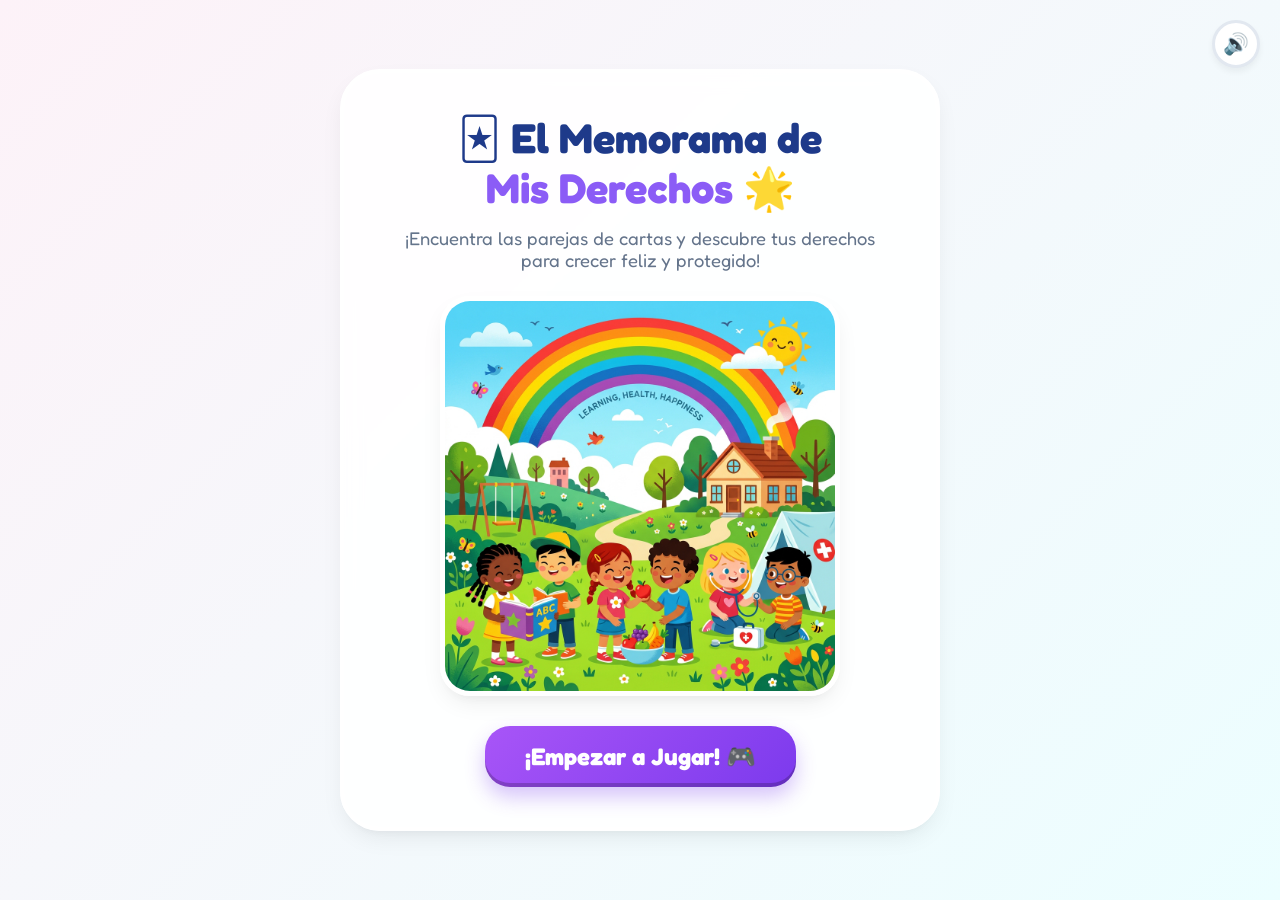
<file: memorama-derechos/index.html>
<!DOCTYPE html>
<html lang="es">
<head>
  <meta charset="UTF-8">
  <meta name="viewport" content="width=device-width, initial-scale=1.0">
  <title>El Memorama de mis Derechos</title>
  <!-- Google Fonts for playful text -->
  <link rel="preconnect" href="https://fonts.googleapis.com">
  <link rel="preconnect" href="https://fonts.gstatic.com" crossorigin>
  <link href="https://fonts.googleapis.com/css2?family=Fredoka:wght@300..700&display=swap" rel="stylesheet">
  <!-- Stylesheet -->
  <link rel="stylesheet" href="style.css">
</head>
<body>

  <!-- Background Sound Control -->
  <div class="audio-control">
    <button id="btn-sound-toggle" class="btn-round" title="Activar/Desactivar Sonido">🔊</button>
  </div>

  <!-- CONTAINER -->
  <main class="game-container">
    
    <!-- PANTALLA DE INICIO -->
    <section id="screen-welcome" class="screen active">
      <div class="welcome-card">
        <h1 class="game-title">🃏 El Memorama de<br><span class="highlight">Mis Derechos</span> 🌟</h1>
        <p class="subtitle">¡Encuentra las parejas de cartas y descubre tus derechos para crecer feliz y protegido!</p>
        
        <!-- Ilustración generada -->
        <div class="welcome-illustration-container">
          <img src="welcome_rights.png" alt="Niños y sus derechos" class="welcome-image">
        </div>

        <button id="btn-start" class="btn-primary">¡Empezar a Jugar! 🎮</button>
      </div>
    </section>

    <!-- PANTALLA DE JUEGO -->
    <section id="screen-game" class="screen">
      <!-- Encabezado de Juego (Parejas y Movimientos) -->
      <header class="game-header">
        <div class="stats-panel">
          <div class="stat-item correct">
            <span class="stat-icon">⭐</span>
            <span class="stat-label">Parejas:</span>
            <span id="matches-found" class="stat-value">0 / 8</span>
          </div>
          <div class="stat-item moves">
            <span class="stat-icon">🔄</span>
            <span class="stat-label">Intentos:</span>
            <span id="moves-count" class="stat-value">0</span>
          </div>
        </div>
      </header>

      <!-- Panel del Derecho Descubierto (Interactivo) -->
      <div class="right-info-banner" id="right-info-banner" style="display: none;">
        <div class="banner-content">
          <span class="banner-emoji" id="banner-emoji">🩺</span>
          <div class="banner-text-group">
            <h3 class="banner-title" id="banner-title">Derecho a la Salud</h3>
            <p class="banner-description" id="banner-description">Tienes derecho a que te cuiden cuando estés enfermo y a ir al doctor.</p>
          </div>
          <button id="btn-repeat-voice" class="btn-voice-repeat" title="Escuchar explicación de nuevo">🔊 Escuchar</button>
        </div>
      </div>

      <!-- Tablero de Cartas (Grid 4x4) -->
      <div class="grid-container">
        <div class="cards-grid" id="cards-grid">
          <!-- Las cartas se generarán dinámicamente con JavaScript -->
        </div>
      </div>

      <!-- Consejos / Ayuda -->
      <div class="help-tips">
        <p>💡 Haz clic en una carta para voltearla y busca su pareja idéntica. ¡Aprende jugando!</p>
      </div>
    </section>

    <!-- PANTALLA DE VICTORIA -->
    <section id="screen-victory" class="screen">
      <div class="victory-card">
        <div class="trophy-container">🏆</div>
        <h2 class="victory-title">¡Felicitaciones! 🎉</h2>
        <p class="victory-subtitle">¡Encontraste todas las parejas de tus derechos!</p>

        <!-- Resultados finales -->
        <div class="results-board">
          <div class="result-box correct">
            <span class="result-icon">⭐</span>
            <div class="result-number">8</div>
            <div class="result-label">Derechos Aprendidos</div>
          </div>
          <div class="result-box moves">
            <span class="result-icon">🔄</span>
            <div class="result-number" id="final-moves">0</div>
            <div class="result-label">Intentos totales</div>
          </div>
        </div>

        <p class="victory-evaluation" id="victory-evaluation-text">¡Eres un campeón de los derechos de los niños!</p>

        <button id="btn-restart" class="btn-primary">¡Jugar otra vez! 🔄</button>
      </div>
    </section>

  </main>

  <!-- Efecto de Fuegos Artificiales en CSS para la victoria -->
  <div class="pyro" id="pyro-effect" style="display: none;">
    <div class="before"></div>
    <div class="after"></div>
  </div>

  <!-- JS -->
  <script src="app.js"></script>
</body>
</html>
</file>
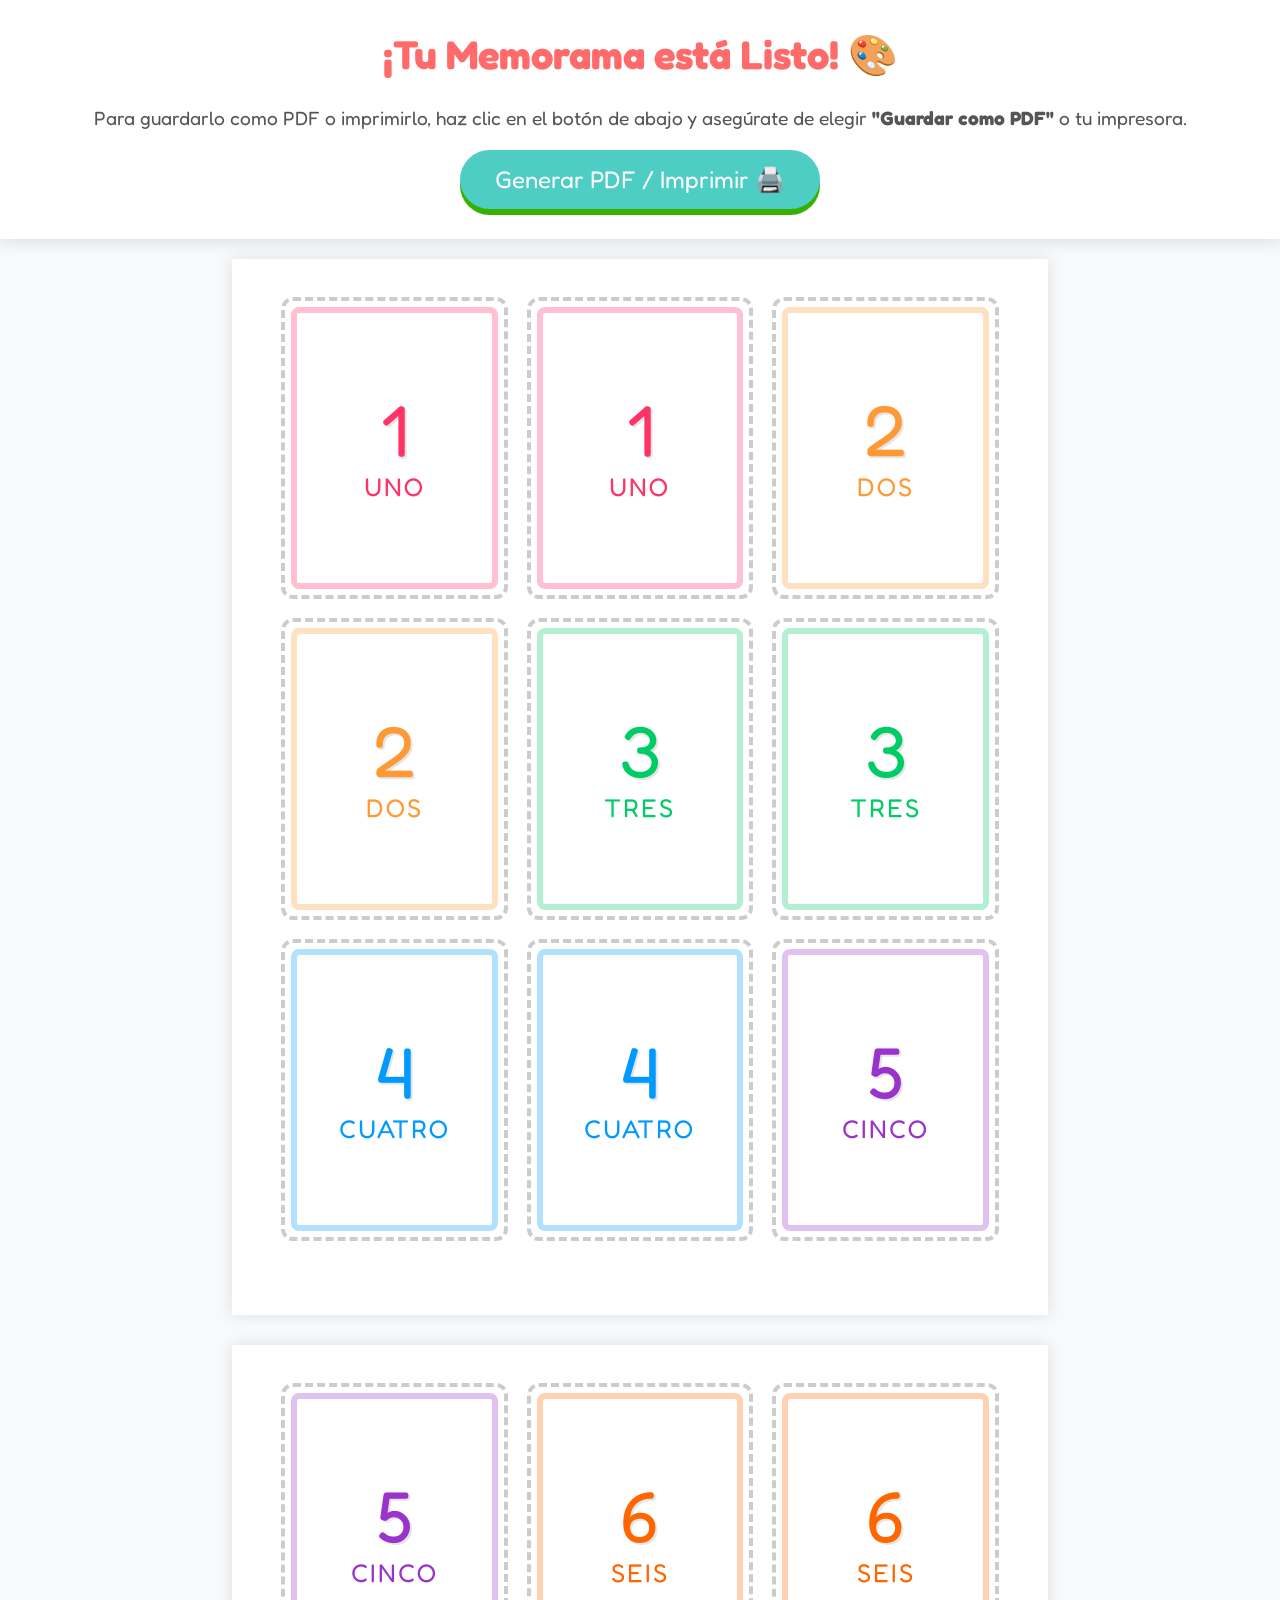
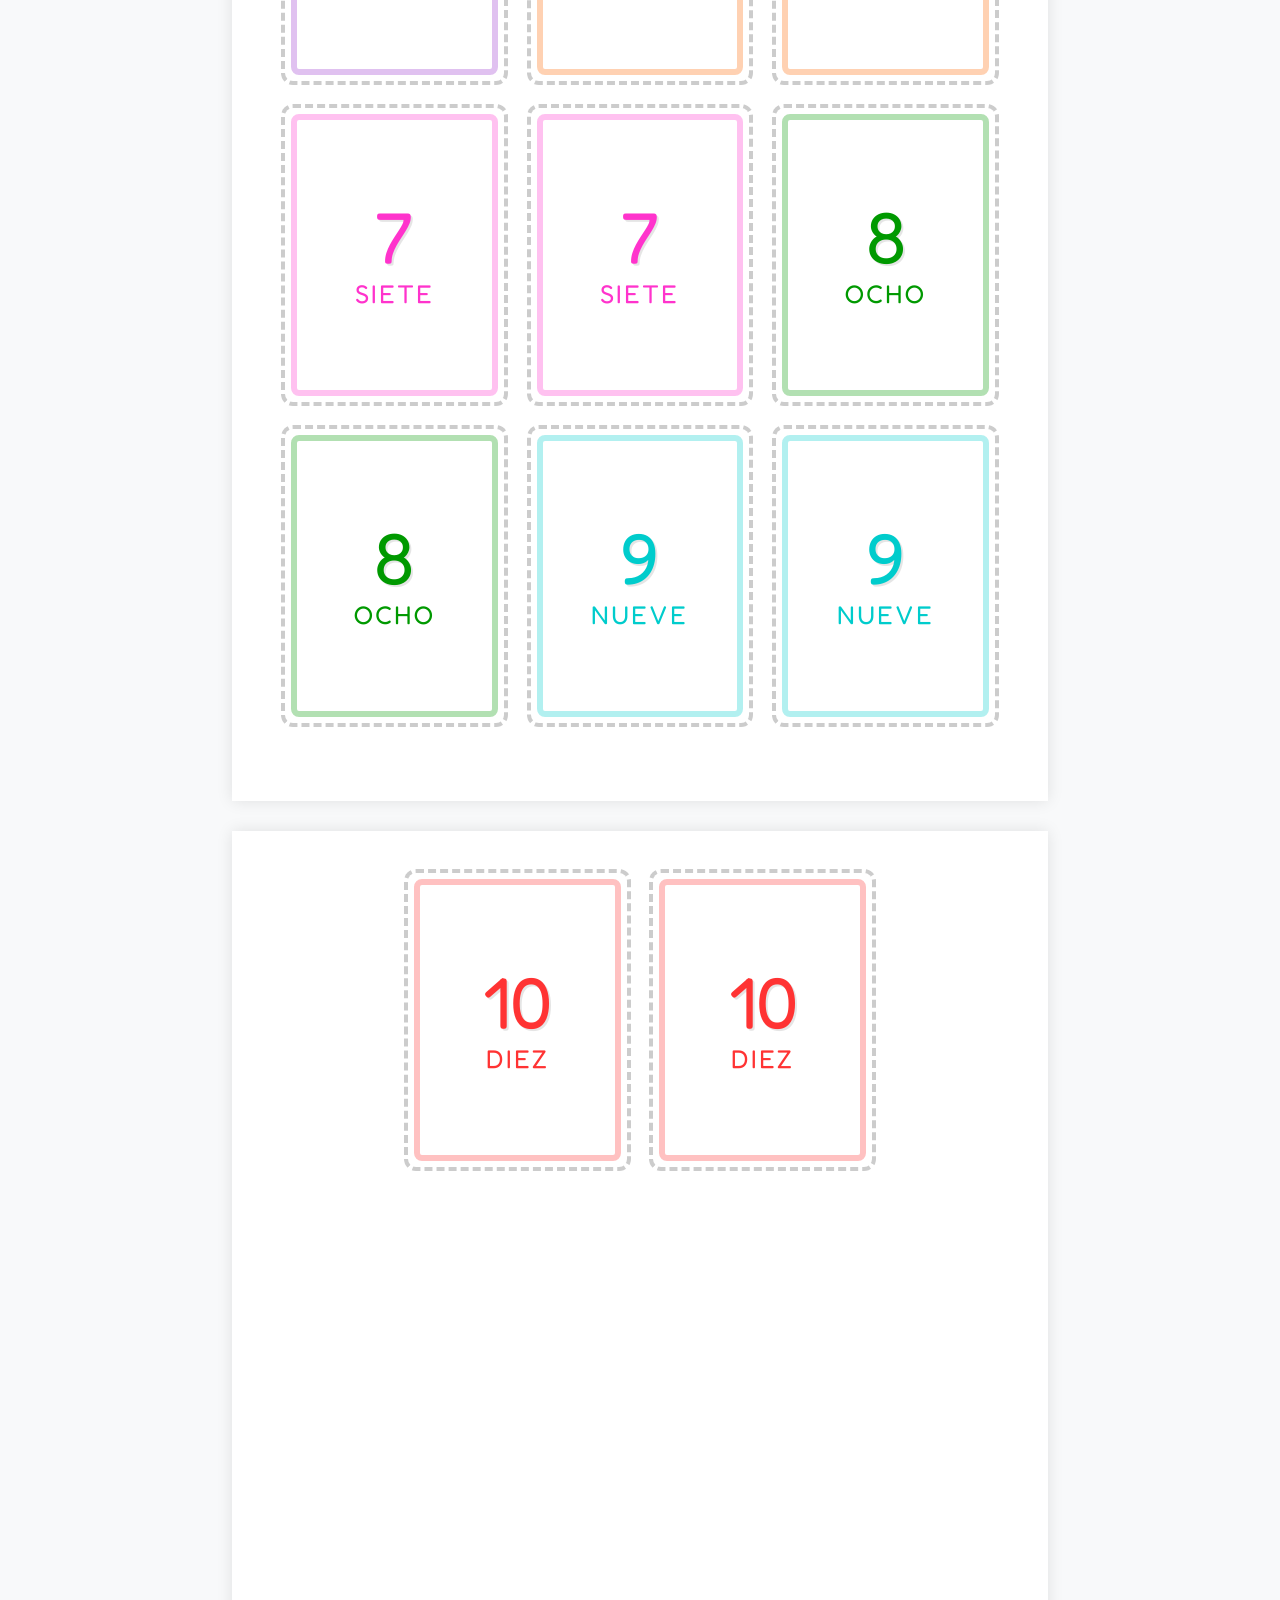
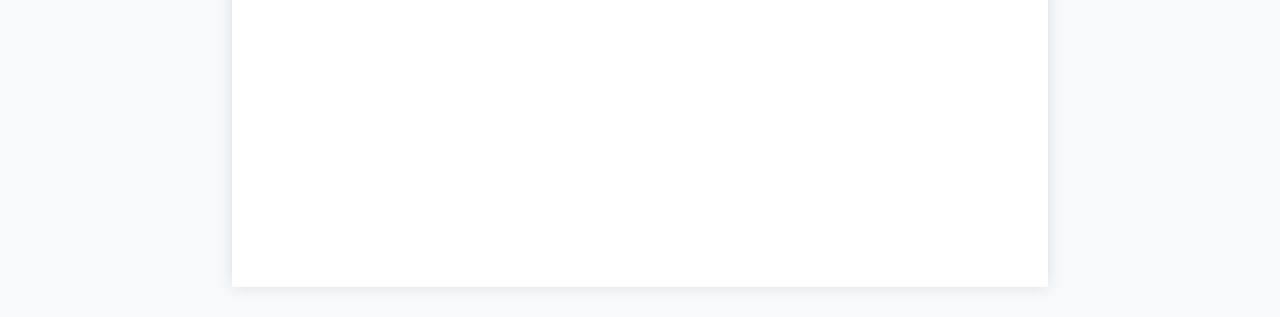
<file: memorama_imprimible/memorama.html>
<!DOCTYPE html>
<html lang="es">
<head>
<meta charset="UTF-8">
<title>Memorama Imprimible</title>
<style>
  @import url('https://fonts.googleapis.com/css2?family=Fredoka+One&display=swap');
  
  * {
    box-sizing: border-box;
  }
  
  body {
    margin: 0;
    padding: 0;
    background: #f8f9fa;
    font-family: 'Fredoka One', cursive, sans-serif;
  }

  .print-controls {
    text-align: center;
    padding: 30px;
    background: #fff;
    margin-bottom: 20px;
    box-shadow: 0 4px 15px rgba(0,0,0,0.1);
  }

  .print-controls h1 {
    margin-top: 0;
    color: #ff6b6b;
    font-size: 2.5rem;
  }

  .print-controls p {
    font-size: 1.2rem;
    color: #555;
    margin-bottom: 20px;
  }

  .btn {
    background: #4ecdc4;
    color: white;
    border: none;
    padding: 15px 35px;
    font-size: 1.5rem;
    font-family: 'Fredoka One', cursive;
    border-radius: 50px;
    cursor: pointer;
    box-shadow: 0 6px 0 #38b000;
    transition: transform 0.1s, background 0.2s;
  }
  
  .btn:hover {
    background: #45b7d1;
  }

  .btn:active {
    transform: translateY(6px);
    box-shadow: 0 0 0 #38b000;
  }

  /* Carta Layout */
  .page {
    width: 21.59cm;
    height: 27.94cm; /* Letter size */
    margin: 0 auto 30px;
    background: white;
    padding: 1cm;
    box-shadow: 0 0 15px rgba(0,0,0,0.1);
    display: flex;
    flex-wrap: wrap;
    align-content: flex-start;
    justify-content: center;
    gap: 0.5cm;
    page-break-after: always;
  }

  .card {
    width: 6cm;
    height: 8cm;
    border: 4px dashed #ccc;
    border-radius: 12px;
    display: flex;
    flex-direction: column;
    align-items: center;
    justify-content: center;
    text-align: center;
    position: relative;
    /* This ensures colors print exactly as shown */
    -webkit-print-color-adjust: exact;
    color-adjust: exact;
    print-color-adjust: exact;
  }

  /* Inner colored border */
  .card::before {
    content: '';
    position: absolute;
    top: 6px; left: 6px; right: 6px; bottom: 6px;
    border: 6px solid currentColor;
    border-radius: 8px;
    opacity: 0.3;
  }

  .number {
    font-size: 4.5rem;
    line-height: 1;
    margin-bottom: 5px;
    text-shadow: 2px 2px 0px rgba(0,0,0,0.1);
  }

  .text {
    font-size: 1.6rem;
    text-transform: uppercase;
    letter-spacing: 2px;
  }

  @media print {
    body {
      background: none;
    }
    .print-controls {
      display: none !important;
    }
    .page {
      margin: 0;
      box-shadow: none;
      padding: 0;
      width: 100%;
      height: auto;
      page-break-after: always;
    }
    .card {
      page-break-inside: avoid;
    }
  }
</style>
</head>
<body>

  <div class="print-controls">
    <h1>¡Tu Memorama está Listo! 🎨</h1>
    <p>Para guardarlo como PDF o imprimirlo, haz clic en el botón de abajo y asegúrate de elegir <strong>"Guardar como PDF"</strong> o tu impresora.</p>
    <button class="btn" onclick="window.print()">Generar PDF / Imprimir 🖨️</button>
  </div>

  <div id="pages-container"></div>

  <script>
    // Colores vibrantes y llamativos para niños
    const data = [
      { num: 1, text: 'uno', color: '#FF3366' },
      { num: 2, text: 'dos', color: '#FF9933' },
      { num: 3, text: 'tres', color: '#00CC66' },
      { num: 4, text: 'cuatro', color: '#0099FF' },
      { num: 5, text: 'cinco', color: '#9933CC' },
      { num: 6, text: 'seis', color: '#FF6600' },
      { num: 7, text: 'siete', color: '#FF33CC' },
      { num: 8, text: 'ocho', color: '#009900' },
      { num: 9, text: 'nueve', color: '#00CCCC' },
      { num: 10, text: 'diez', color: '#FF3333' }
    ];

    let allCards = [];
    data.forEach(item => {
      // Create identical pairs for memory game
      allCards.push(item);
      allCards.push(item);
    });

    // 9 cards per page fits nicely on standard letter paper
    const cardsPerPage = 9;
    const container = document.getElementById('pages-container');

    for (let i = 0; i < allCards.length; i += cardsPerPage) {
      const pageCards = allCards.slice(i, i + cardsPerPage);
      
      const pageDiv = document.createElement('div');
      pageDiv.className = 'page';

      pageCards.forEach(item => {
        const cardDiv = document.createElement('div');
        cardDiv.className = 'card';
        cardDiv.style.color = item.color;
        
        cardDiv.innerHTML = `
          <div class="number">${item.num}</div>
          <div class="text">${item.text}</div>
        `;
        pageDiv.appendChild(cardDiv);
      });

      container.appendChild(pageDiv);
    }
  </script>
</body>
</html>
</file>
<file: memorama-derechos/style.css>
/* ==========================================
   ESTILOS GENERALES Y VARIABLES
   ========================================== */
:root {
  --color-bg-gradient: linear-gradient(135deg, #fdf2f8 0%, #ecfeff 100%);
  --color-card-bg: rgba(255, 255, 255, 0.9);
  
  /* Colores temáticos para cada Derecho */
  --color-salud: #22c55e;      /* Verde */
  --color-familia: #3b82f6;    /* Azul */
  --color-alimentacion: #f97316; /* Naranja */
  --color-educacion: #a855f7;   /* Morado */
  
  --font-family: 'Fredoka', 'Quicksand', system-ui, sans-serif;
  --shadow-normal: 0 10px 25px -5px rgba(0, 0, 0, 0.08), 0 8px 10px -6px rgba(0, 0, 0, 0.04);
  --shadow-hover: 0 20px 25px -5px rgba(0, 0, 0, 0.12), 0 10px 10px -5px rgba(0, 0, 0, 0.08);
}

* {
  box-sizing: border-box;
  margin: 0;
  padding: 0;
}

body {
  font-family: var(--font-family);
  background: var(--color-bg-gradient);
  min-height: 100vh;
  display: flex;
  justify-content: center;
  align-items: center;
  overflow-x: hidden;
  color: #1e293b;
}

/* ==========================================
   ESTRUCTURA DE CONTENEDORES Y PANTALLAS
   ========================================== */
.game-container {
  width: 100%;
  max-width: 900px;
  min-height: 600px;
  padding: 20px;
  display: flex;
  flex-direction: column;
  justify-content: center;
  align-items: center;
  position: relative;
}

.screen {
  display: none;
  width: 100%;
  flex-direction: column;
  align-items: center;
  animation: fadeIn 0.5s ease-out forwards;
}

.screen.active {
  display: flex;
}

@keyframes fadeIn {
  from { opacity: 0; transform: translateY(20px); }
  to { opacity: 1; transform: translateY(0); }
}

/* ==========================================
   PANTALLA DE INICIO (WELCOME SCREEN)
   ========================================== */
.welcome-card {
  background: var(--color-card-bg);
  backdrop-filter: blur(10px);
  border: 4px solid #ffffff;
  border-radius: 40px;
  padding: 40px 30px;
  text-align: center;
  box-shadow: var(--shadow-normal);
  max-width: 600px;
  width: 100%;
}

.game-title {
  font-size: 2.6rem;
  font-weight: 700;
  line-height: 1.2;
  margin-bottom: 15px;
  color: #1e3a8a;
}

.game-title .highlight {
  color: #8b5cf6;
}

.subtitle {
  font-size: 1.15rem;
  color: #64748b;
  margin-bottom: 25px;
  padding: 0 10px;
}

/* Imagen de bienvenida de IA */
.welcome-illustration-container {
  width: 100%;
  max-width: 400px;
  margin: 0 auto 30px auto;
  border-radius: 30px;
  overflow: hidden;
  box-shadow: var(--shadow-normal);
  border: 5px solid white;
  transition: transform 0.3s;
}

.welcome-illustration-container:hover {
  transform: scale(1.02) rotate(1deg);
}

.welcome-image {
  width: 100%;
  height: auto;
  display: block;
}

/* ==========================================
   BOTONES Y CONTROLES
   ========================================== */
.btn-primary {
  font-family: var(--font-family);
  font-size: 1.5rem;
  font-weight: 700;
  background: linear-gradient(135deg, #a855f7 0%, #7c3aed 100%);
  color: white;
  border: none;
  padding: 16px 40px;
  border-radius: 25px;
  cursor: pointer;
  box-shadow: 0 10px 20px rgba(124, 58, 237, 0.3), inset 0 -4px 0 rgba(0,0,0,0.2);
  transition: transform 0.2s, box-shadow 0.2s;
  outline: none;
}

.btn-primary:hover {
  transform: translateY(-4px) scale(1.02);
  box-shadow: 0 15px 25px rgba(124, 58, 237, 0.4), inset 0 -4px 0 rgba(0,0,0,0.2);
}

.btn-primary:active {
  transform: translateY(2px) scale(0.98);
}

.btn-round {
  width: 48px;
  height: 48px;
  border-radius: 50%;
  background: white;
  border: 3px solid #e2e8f0;
  cursor: pointer;
  display: flex;
  align-items: center;
  justify-content: center;
  font-size: 1.3rem;
  box-shadow: 0 4px 6px rgba(0,0,0,0.05);
  transition: transform 0.2s;
}

.btn-round:hover {
  transform: scale(1.1);
}

.audio-control {
  position: absolute;
  top: 20px;
  right: 20px;
  z-index: 10;
}

/* ==========================================
   PANTALLA DE JUEGO (GAME SCREEN)
   ========================================== */
#screen-game {
  max-width: 750px;
  width: 100%;
}

.game-header {
  display: flex;
  flex-direction: column;
  width: 100%;
  margin-bottom: 20px;
}

.stats-panel {
  display: flex;
  justify-content: space-between;
  width: 100%;
}

.stat-item {
  display: flex;
  align-items: center;
  background: white;
  padding: 10px 20px;
  border-radius: 20px;
  font-size: 1.25rem;
  font-weight: 600;
  box-shadow: 0 4px 6px rgba(0,0,0,0.03);
  border: 3px solid #e2e8f0;
}

.stat-item.correct {
  border-color: #86efac;
  background: #f0fdf4;
}

.stat-item.moves {
  border-color: #e2e8f0;
  background: #f8fafc;
}

.stat-icon {
  font-size: 1.5rem;
  margin-right: 8px;
}

.stat-label {
  color: #64748b;
  margin-right: 5px;
}

.stat-value {
  color: #1e293b;
  font-size: 1.4rem;
  font-weight: bold;
}

/* Banner de Información de Derecho */
.right-info-banner {
  width: 100%;
  background: white;
  border-radius: 25px;
  padding: 15px 20px;
  margin-bottom: 20px;
  box-shadow: 0 8px 16px rgba(0, 0, 0, 0.05);
  border: 4px solid #e2e8f0;
  animation: popIn 0.4s cubic-bezier(0.175, 0.885, 0.32, 1.275);
}

@keyframes popIn {
  0% { transform: scale(0.8); opacity: 0; }
  100% { transform: scale(1); opacity: 1; }
}

.banner-content {
  display: flex;
  align-items: center;
  gap: 15px;
}

.banner-emoji {
  font-size: 3rem;
  padding: 10px;
  background: #f1f5f9;
  border-radius: 20px;
  flex-shrink: 0;
  border: 3px solid #cbd5e1;
}

.banner-text-group {
  flex-grow: 1;
  text-align: left;
}

.banner-title {
  font-size: 1.4rem;
  font-weight: 700;
  margin-bottom: 2px;
}

.banner-description {
  font-size: 0.95rem;
  color: #475569;
  line-height: 1.3;
}

.btn-voice-repeat {
  font-family: var(--font-family);
  background: #f3e8ff;
  color: #6b21a8;
  border: 2px solid #e9d5ff;
  padding: 8px 15px;
  border-radius: 15px;
  cursor: pointer;
  font-weight: bold;
  font-size: 0.95rem;
  transition: background 0.2s, transform 0.2s;
  display: flex;
  align-items: center;
  gap: 5px;
  flex-shrink: 0;
}

.btn-voice-repeat:hover {
  background: #e9d5ff;
  transform: scale(1.05);
}

/* ==========================================
   EL GRID Y LAS CARTAS (Volteo 3D)
   ========================================== */
.grid-container {
  width: 100%;
  display: flex;
  justify-content: center;
  margin-bottom: 20px;
}

.cards-grid {
  display: grid;
  grid-template-columns: repeat(4, 1fr);
  gap: 12px;
  max-width: 500px;
  width: 100%;
}

@media (max-width: 500px) {
  .cards-grid {
    gap: 8px;
  }
}

.card {
  aspect-ratio: 1 / 1;
  perspective: 1000px;
  cursor: pointer;
}

.card-inner {
  position: relative;
  width: 100%;
  height: 100%;
  text-align: center;
  transition: transform 0.5s cubic-bezier(0.4, 0, 0.2, 1);
  transform-style: preserve-3d;
  border-radius: 20px;
  box-shadow: 0 4px 8 rgba(0,0,0,0.05);
}

/* Volteo */
.card.flipped .card-inner {
  transform: rotateY(180deg);
}

.card-front, .card-back {
  position: absolute;
  width: 100%;
  height: 100%;
  backface-visibility: hidden;
  border-radius: 20px;
  display: flex;
  flex-direction: column;
  justify-content: center;
  align-items: center;
  border: 4px solid white;
}

/* Reverso de la carta (Face Down) */
.card-back {
  background: linear-gradient(135deg, #a855f7 0%, #6366f1 100%);
  color: white;
  box-shadow: inset 0 0 15px rgba(255,255,255,0.3);
}

.card-back-pattern {
  font-size: 2.2rem;
  animation: wobble 2s infinite alternate ease-in-out;
}

@keyframes wobble {
  0% { transform: rotate(-5deg) scale(0.95); }
  100% { transform: rotate(5deg) scale(1.05); }
}

/* Anverso de la carta (Face Up - Ilustración del Derecho) */
.card-front {
  background: white;
  transform: rotateY(180deg);
  padding: 8px;
}

.card-front-emoji {
  font-size: 2.8rem;
  margin-bottom: 2px;
  filter: drop-shadow(0 2px 4px rgba(0,0,0,0.1));
}

.card-front-label {
  font-size: 0.75rem;
  font-weight: 700;
  text-transform: uppercase;
  letter-spacing: 0.3px;
  text-align: center;
  word-wrap: break-word;
}

/* Estilos de bordes y textos personalizados por derecho */
.card[data-right="salud"] .card-front {
  border-color: var(--color-salud);
}
.card[data-right="salud"] .card-front-label {
  color: var(--color-salud);
}

.card[data-right="familia"] .card-front {
  border-color: var(--color-familia);
}
.card[data-right="familia"] .card-front-label {
  color: var(--color-familia);
}

.card[data-right="alimentacion"] .card-front {
  border-color: var(--color-alimentacion);
}
.card[data-right="alimentacion"] .card-front-label {
  color: var(--color-alimentacion);
}

.card[data-right="educacion"] .card-front {
  border-color: var(--color-educacion);
}
.card[data-right="educacion"] .card-front-label {
  color: var(--color-educacion);
}

/* Animaciones y Estados especiales de cartas */
/* Encontrada / Completada */
.card.matched {
  cursor: default;
}

.card.matched .card-inner {
  animation: matchPulse 0.6s ease-out forwards;
}

@keyframes matchPulse {
  0% { transform: rotateY(180deg) scale(1); }
  50% { transform: rotateY(180deg) scale(1.1); filter: brightness(1.1); }
  100% { transform: rotateY(180deg) scale(1); filter: grayscale(0.2) opacity(0.85); }
}

.card.no-match .card-inner {
  animation: mismatchShake 0.4s ease-in-out;
}

@keyframes mismatchShake {
  0%, 100% { transform: rotateY(180deg) translateX(0); }
  25% { transform: rotateY(180deg) translateX(-8px); }
  75% { transform: rotateY(180deg) translateX(8px); }
}

.help-tips {
  font-size: 0.95rem;
  color: #64748b;
  text-align: center;
  margin-top: 10px;
}

/* ==========================================
   PANTALLA DE VICTORIA (VICTORY SCREEN)
   ========================================== */
.victory-card {
  background: var(--color-card-bg);
  backdrop-filter: blur(10px);
  border: 4px solid #ffffff;
  border-radius: 40px;
  padding: 40px 30px;
  text-align: center;
  box-shadow: var(--shadow-normal);
  max-width: 550px;
  width: 100%;
}

.trophy-container {
  font-size: 5.5rem;
  margin-bottom: 10px;
  animation: bounceTrophy 1.5s infinite alternate ease-in-out;
}

@keyframes bounceTrophy {
  from { transform: translateY(0) scale(1); }
  to { transform: translateY(-12px) scale(1.05); }
}

.victory-title {
  font-size: 2.3rem;
  color: #1e3a8a;
  margin-bottom: 8px;
}

.victory-subtitle {
  font-size: 1.15rem;
  color: #64748b;
  margin-bottom: 25px;
}

.victory-evaluation {
  font-size: 1.25rem;
  font-weight: 600;
  color: #0d9488;
  margin-bottom: 30px;
}

/* ==========================================
   FUEGOS ARTIFICIALES (VICTORIA)
   ========================================== */
.pyro > .before, .pyro > .after {
  position: fixed;
  width: 6px;
  height: 6px;
  border-radius: 50%;
  box-shadow: 0 0 0 0 white;
  z-index: 100;
  pointer-events: none;
  animation: 1.2s bang ease-out infinite alternate, 1.2s gravity ease-in infinite alternate, 5s position linear infinite;
}

.pyro > .after {
  animation-delay: 1.25s, 1.25s, 1.25s;
  animation-duration: 1.25s, 1.25s, 6.25s;
}

@keyframes bang {
  to {
    box-shadow: -120px -218.66px #a855f7, 248px -16.66px #3b82f6, 190px -6.66px #f97316, -113px -184.66px #22c55e, -200px -196.66px #eab308, 222px -311.66px #ec4899, -238px -188.66px #14b8a6, 218px -40.66px #6366f1, 239px -288.66px #ef4444;
    width: 3px;
    height: 3px;
  }
}

@keyframes gravity {
  to {
    transform: translateY(200px);
    opacity: 0;
  }
}

@keyframes position {
  0%, 19.9% { top: 10%; left: 40%; }
  20%, 39.9% { top: 30%; left: 70%; }
  40%, 59.9% { top: 20%; left: 10%; }
  60%, 79.9% { top: 50%; left: 80%; }
  80%, 99.9% { top: 15%; left: 30%; }
}
</file>
